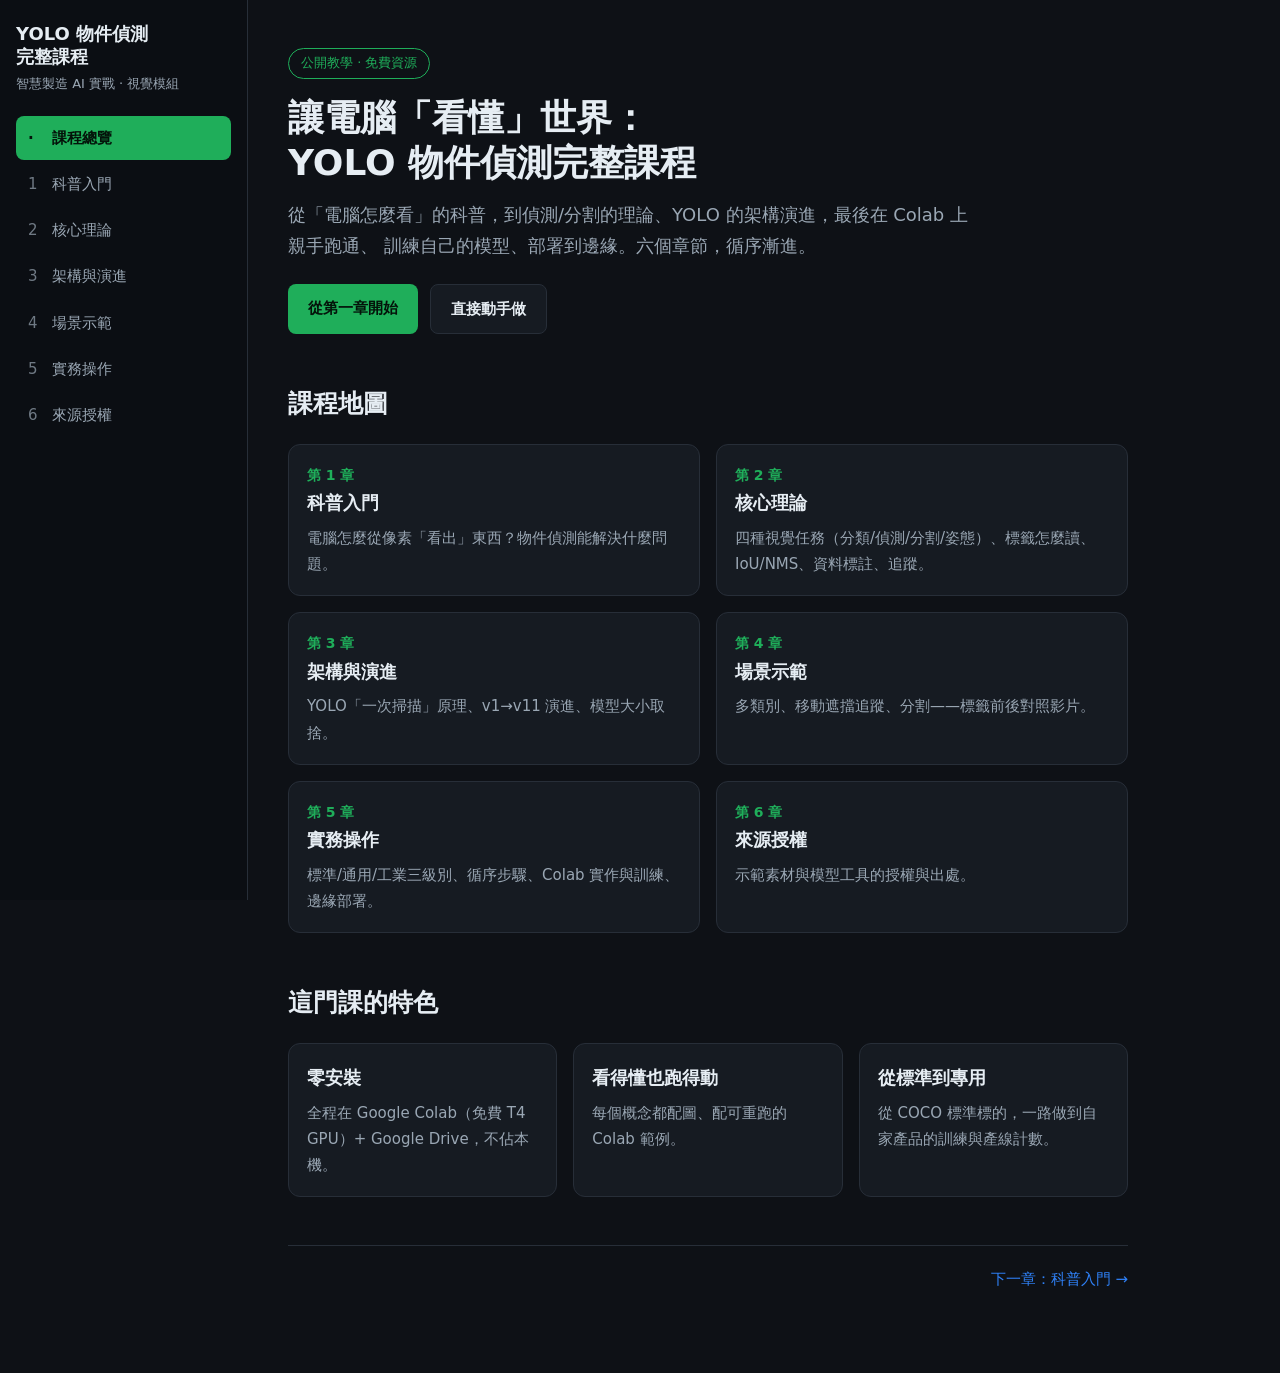
<file: docs/index.html>
<!doctype html>
<html lang="zh-Hant">
<head>
<meta charset="utf-8">
<meta name="viewport" content="width=device-width, initial-scale=1">
<title>YOLO 物件偵測完整課程</title>
<meta name="description" content="從科普、理論、架構演進到實務操作的 YOLO 物件偵測完整課程。用公開影片 + Colab，從零打通電腦視覺。">
<link rel="stylesheet" href="assets/style.css">
</head>
<body>
<aside class="sb">
  <div class="title">YOLO 物件偵測<br>完整課程</div>
  <div class="sub">智慧製造 AI 實戰 · 視覺模組</div>
  <nav>
    <a href="index.html" class="active"><span class="n">·</span> 課程總覽</a>
    <a href="01-intro.html"><span class="n">1</span> 科普入門</a>
    <a href="02-theory.html"><span class="n">2</span> 核心理論</a>
    <a href="03-architecture.html"><span class="n">3</span> 架構與演進</a>
    <a href="04-demos.html"><span class="n">4</span> 場景示範</a>
    <a href="05-handson.html"><span class="n">5</span> 實務操作</a>
    <a href="06-credits.html"><span class="n">6</span> 來源授權</a>
  </nav>
</aside>
<main>
  <span class="tag">公開教學 · 免費資源</span>
  <h1>讓電腦「看懂」世界：<br>YOLO 物件偵測完整課程</h1>
  <p class="lead">從「電腦怎麼看」的科普，到偵測/分割的理論、YOLO 的架構演進，最後在 Colab 上親手跑通、
  訓練自己的模型、部署到邊緣。六個章節，循序漸進。</p>
  <div class="btns">
    <a class="btn p" href="01-intro.html">從第一章開始</a>
    <a class="btn s" href="05-handson.html">直接動手做</a>
  </div>

  <h2>課程地圖</h2>
  <div class="grid g2">
    <a class="card link" href="01-intro.html"><div class="num">第 1 章</div><h3>科普入門</h3><p>電腦怎麼從像素「看出」東西？物件偵測能解決什麼問題。</p></a>
    <a class="card link" href="02-theory.html"><div class="num">第 2 章</div><h3>核心理論</h3><p>四種視覺任務（分類/偵測/分割/姿態）、標籤怎麼讀、IoU/NMS、資料標註、追蹤。</p></a>
    <a class="card link" href="03-architecture.html"><div class="num">第 3 章</div><h3>架構與演進</h3><p>YOLO「一次掃描」原理、v1→v11 演進、模型大小取捨。</p></a>
    <a class="card link" href="04-demos.html"><div class="num">第 4 章</div><h3>場景示範</h3><p>多類別、移動遮擋追蹤、分割——標籤前後對照影片。</p></a>
    <a class="card link" href="05-handson.html"><div class="num">第 5 章</div><h3>實務操作</h3><p>標準/通用/工業三級別、循序步驟、Colab 實作與訓練、邊緣部署。</p></a>
    <a class="card link" href="06-credits.html"><div class="num">第 6 章</div><h3>來源授權</h3><p>示範素材與模型工具的授權與出處。</p></a>
  </div>

  <h2>這門課的特色</h2>
  <div class="grid g3">
    <div class="card"><h3>零安裝</h3><p>全程在 Google Colab（免費 T4 GPU）+ Google Drive，不佔本機。</p></div>
    <div class="card"><h3>看得懂也跑得動</h3><p>每個概念都配圖、配可重跑的 Colab 範例。</p></div>
    <div class="card"><h3>從標準到專用</h3><p>從 COCO 標準標的，一路做到自家產品的訓練與產線計數。</p></div>
  </div>

  <div class="pager">
    <span></span>
    <a href="01-intro.html">下一章：科普入門 →</a>
  </div>
</main>
</body>
</html>
</file>
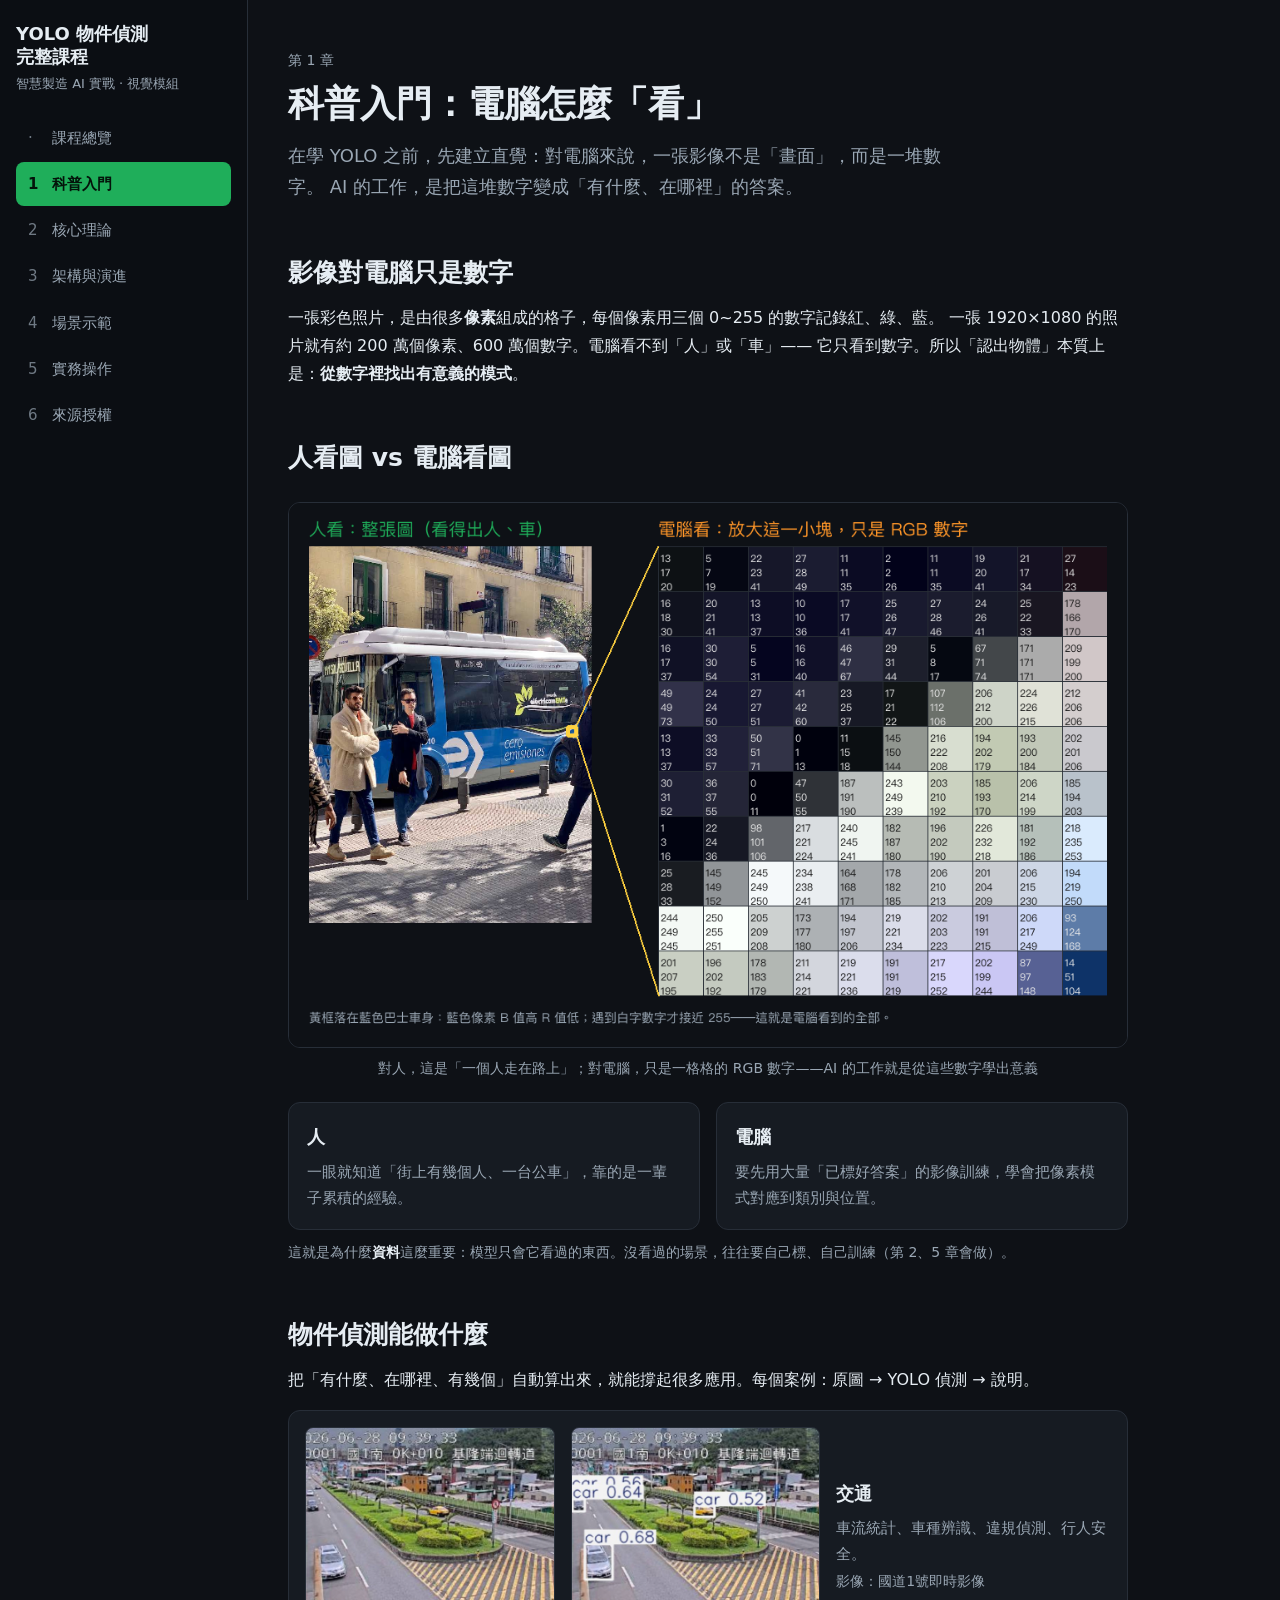
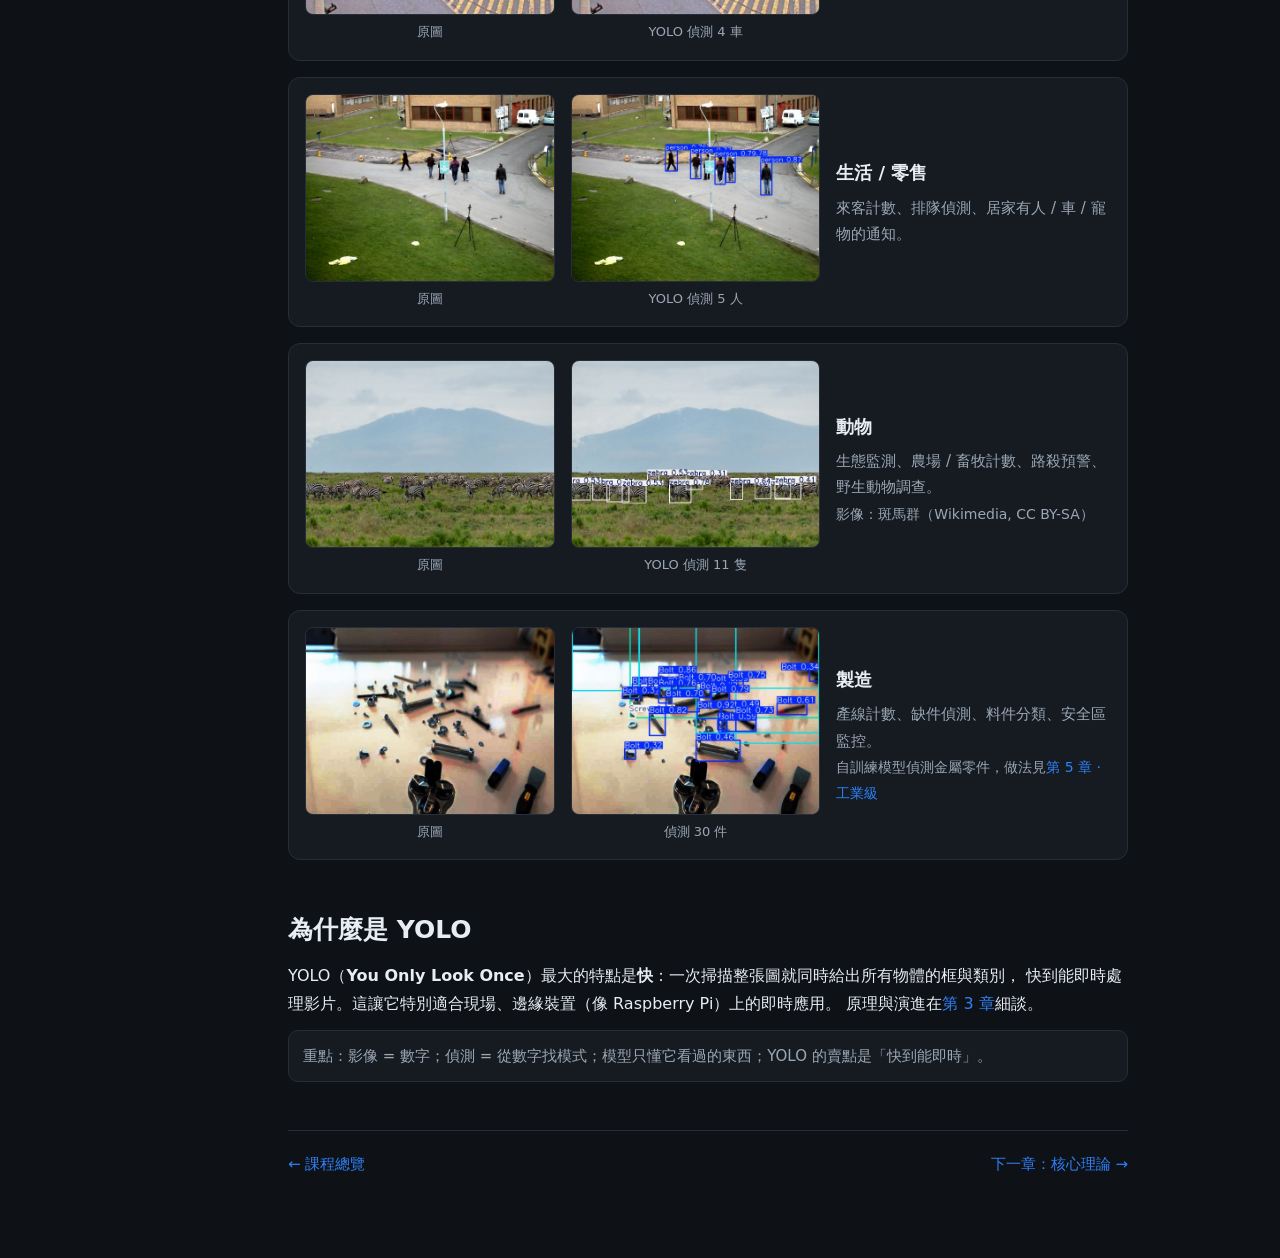
<file: docs/01-intro.html>
<!doctype html>
<html lang="zh-Hant">
<head>
<meta charset="utf-8">
<meta name="viewport" content="width=device-width, initial-scale=1">
<title>科普入門 — YOLO 物件偵測完整課程</title>
<link rel="stylesheet" href="assets/style.css">
</head>
<body>
<aside class="sb">
  <div class="title">YOLO 物件偵測<br>完整課程</div>
  <div class="sub">智慧製造 AI 實戰 · 視覺模組</div>
  <nav>
    <a href="index.html"><span class="n">·</span> 課程總覽</a>
    <a href="01-intro.html" class="active"><span class="n">1</span> 科普入門</a>
    <a href="02-theory.html"><span class="n">2</span> 核心理論</a>
    <a href="03-architecture.html"><span class="n">3</span> 架構與演進</a>
    <a href="04-demos.html"><span class="n">4</span> 場景示範</a>
    <a href="05-handson.html"><span class="n">5</span> 實務操作</a>
    <a href="06-credits.html"><span class="n">6</span> 來源授權</a>
  </nav>
</aside>
<main>
  <div class="crumb">第 1 章</div>
  <h1>科普入門：電腦怎麼「看」</h1>
  <p class="lead">在學 YOLO 之前，先建立直覺：對電腦來說，一張影像不是「畫面」，而是一堆數字。
  AI 的工作，是把這堆數字變成「有什麼、在哪裡」的答案。</p>

  <h2>影像對電腦只是數字</h2>
  <p>一張彩色照片，是由很多<b>像素</b>組成的格子，每個像素用三個 0~255 的數字記錄紅、綠、藍。
  一張 1920×1080 的照片就有約 200 萬個像素、600 萬個數字。電腦看不到「人」或「車」——
  它只看到數字。所以「認出物體」本質上是：<b>從數字裡找出有意義的模式</b>。</p>

  <h2>人看圖 vs 電腦看圖</h2>
  <figure>
    <img src="media/human_vs_computer.png" alt="人看整張圖 vs 電腦看像素 RGB 數字">
    <figcaption>對人，這是「一個人走在路上」；對電腦，只是一格格的 RGB 數字——AI 的工作就是從這些數字學出意義</figcaption>
  </figure>
  <div class="grid g2">
    <div class="card"><h3>人</h3><p>一眼就知道「街上有幾個人、一台公車」，靠的是一輩子累積的經驗。</p></div>
    <div class="card"><h3>電腦</h3><p>要先用大量「已標好答案」的影像訓練，學會把像素模式對應到類別與位置。</p></div>
  </div>
  <p class="mut small">這就是為什麼<b>資料</b>這麼重要：模型只會它看過的東西。沒看過的場景，往往要自己標、自己訓練（第 2、5 章會做）。</p>

  <h2>物件偵測能做什麼</h2>
  <p>把「有什麼、在哪裡、有幾個」自動算出來，就能撐起很多應用。每個案例：原圖 → YOLO 偵測 → 說明。</p>

  <div class="case">
    <figure><img src="media/app_traffic_before.jpg" alt="交通原圖"><figcaption>原圖</figcaption></figure>
    <figure><img src="media/app_traffic_after.jpg" alt="交通偵測"><figcaption>YOLO 偵測 4 車</figcaption></figure>
    <div class="desc"><h3>交通</h3><p>車流統計、車種辨識、違規偵測、行人安全。<br><span class="small">影像：國道1號即時影像</span></p></div>
  </div>

  <div class="case">
    <figure><img src="media/app_life_before.jpg" alt="生活原圖"><figcaption>原圖</figcaption></figure>
    <figure><img src="media/app_life_after.jpg" alt="生活偵測"><figcaption>YOLO 偵測 5 人</figcaption></figure>
    <div class="desc"><h3>生活 / 零售</h3><p>來客計數、排隊偵測、居家有人 / 車 / 寵物的通知。</p></div>
  </div>

  <div class="case">
    <figure><img src="media/app_animal_before.jpg" alt="動物原圖"><figcaption>原圖</figcaption></figure>
    <figure><img src="media/app_animal_after.jpg" alt="動物偵測"><figcaption>YOLO 偵測 11 隻</figcaption></figure>
    <div class="desc"><h3>動物</h3><p>生態監測、農場 / 畜牧計數、路殺預警、野生動物調查。<br><span class="small">影像：斑馬群（Wikimedia, CC BY-SA）</span></p></div>
  </div>

  <div class="case">
    <figure><img src="media/app_factory_before.jpg" alt="製造原圖"><figcaption>原圖</figcaption></figure>
    <figure><img src="media/app_factory_after.jpg" alt="製造偵測"><figcaption>偵測 30 件</figcaption></figure>
    <div class="desc"><h3>製造</h3><p>產線計數、缺件偵測、料件分類、安全區監控。<br><span class="small">自訓練模型偵測金屬零件，做法見<a href="05-handson.html">第 5 章 · 工業級</a></span></p></div>
  </div>

  <h2>為什麼是 YOLO</h2>
  <p>YOLO（<b>You Only Look Once</b>）最大的特點是<b>快</b>：一次掃描整張圖就同時給出所有物體的框與類別，
  快到能即時處理影片。這讓它特別適合現場、邊緣裝置（像 Raspberry Pi）上的即時應用。
  原理與演進在<a href="03-architecture.html">第 3 章</a>細談。</p>

  <div class="note">重點：影像 = 數字；偵測 = 從數字找模式；模型只懂它看過的東西；YOLO 的賣點是「快到能即時」。</div>

  <div class="pager">
    <a href="index.html">← 課程總覽</a>
    <a href="02-theory.html">下一章：核心理論 →</a>
  </div>
</main>
</body>
</html>
</file>
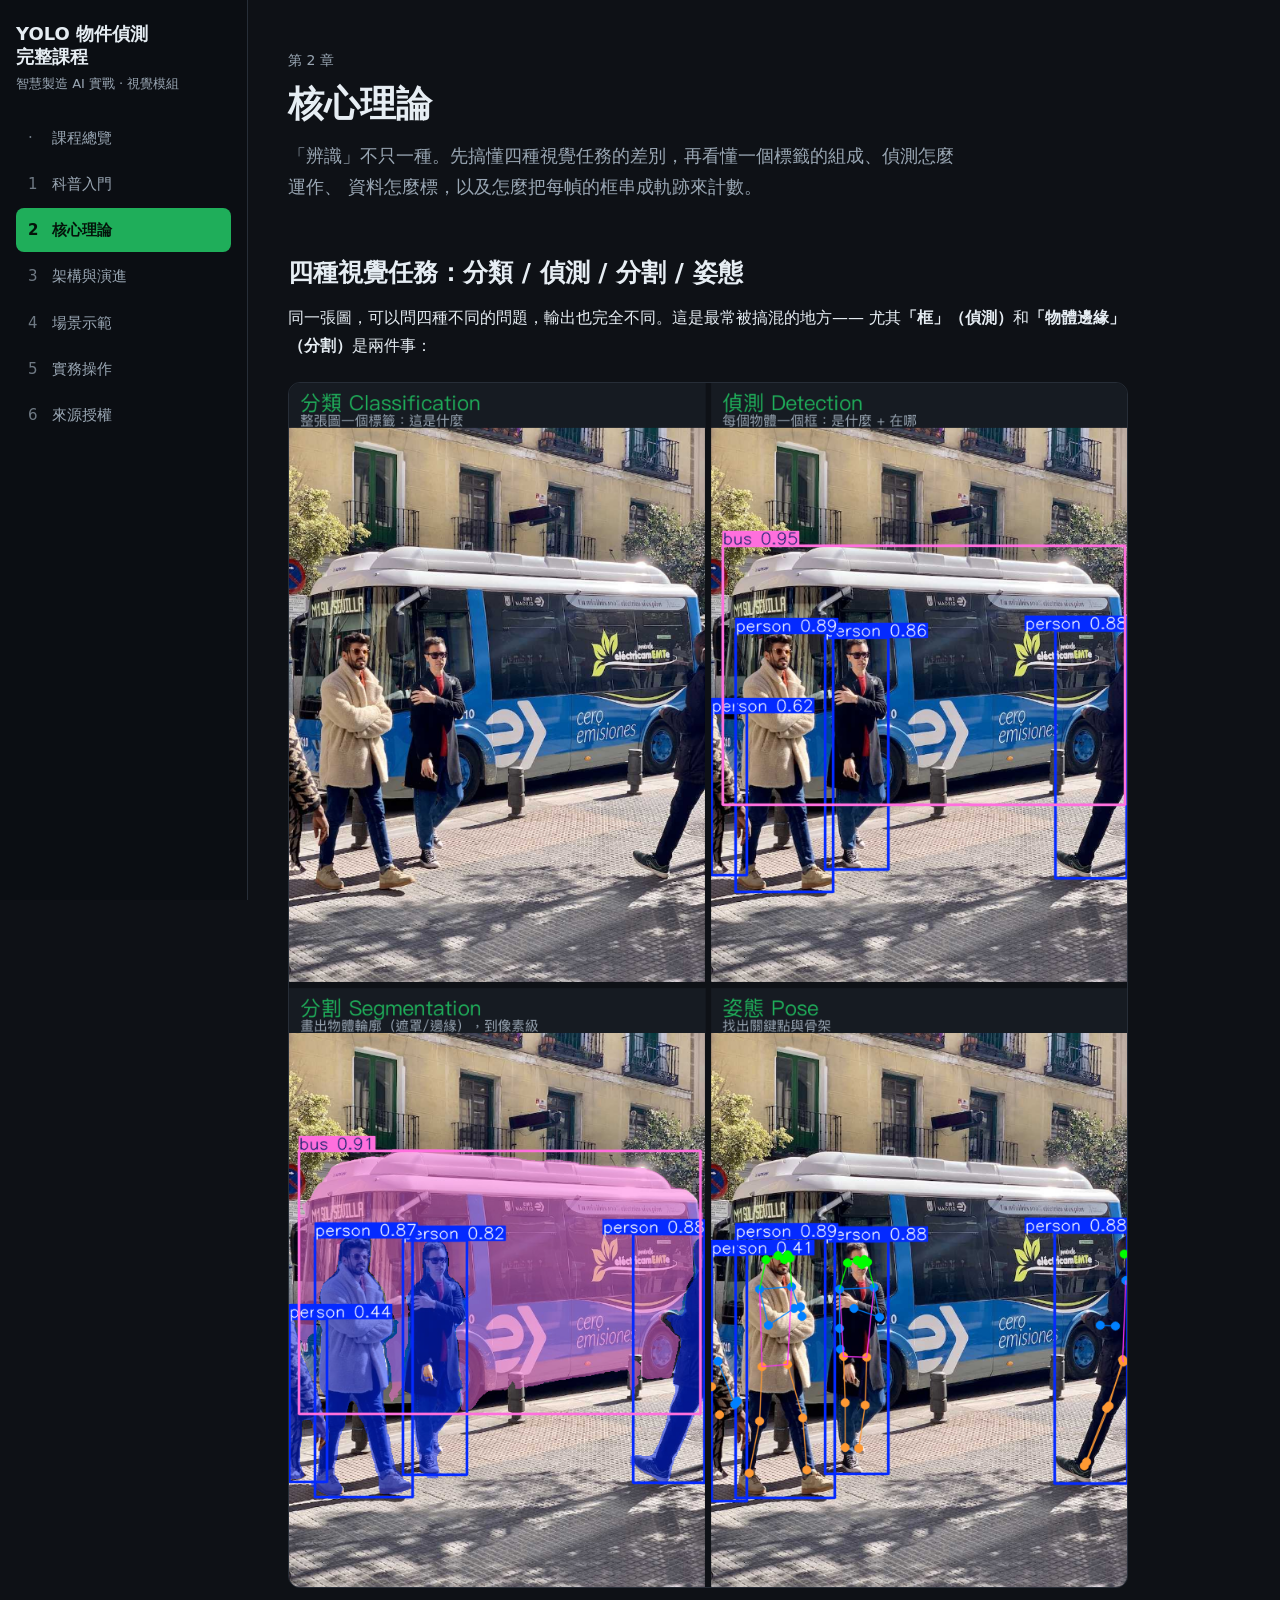
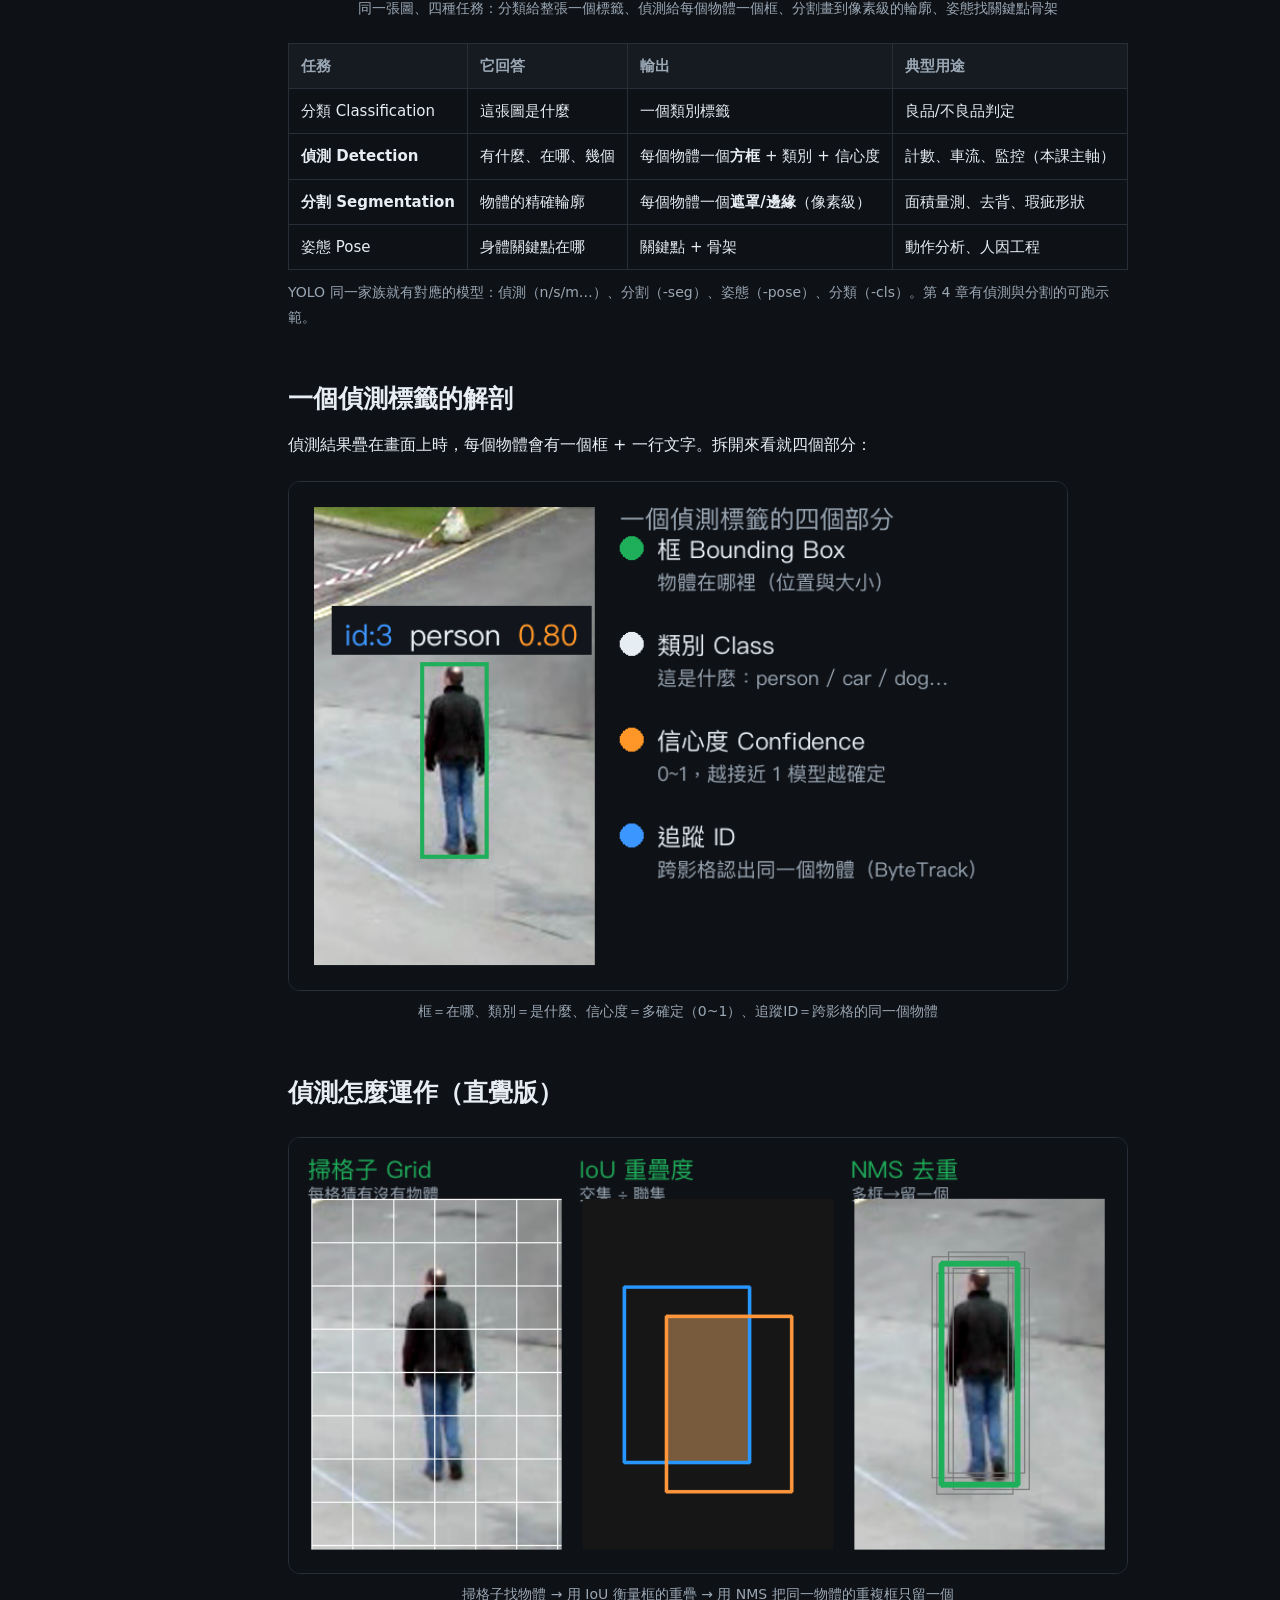
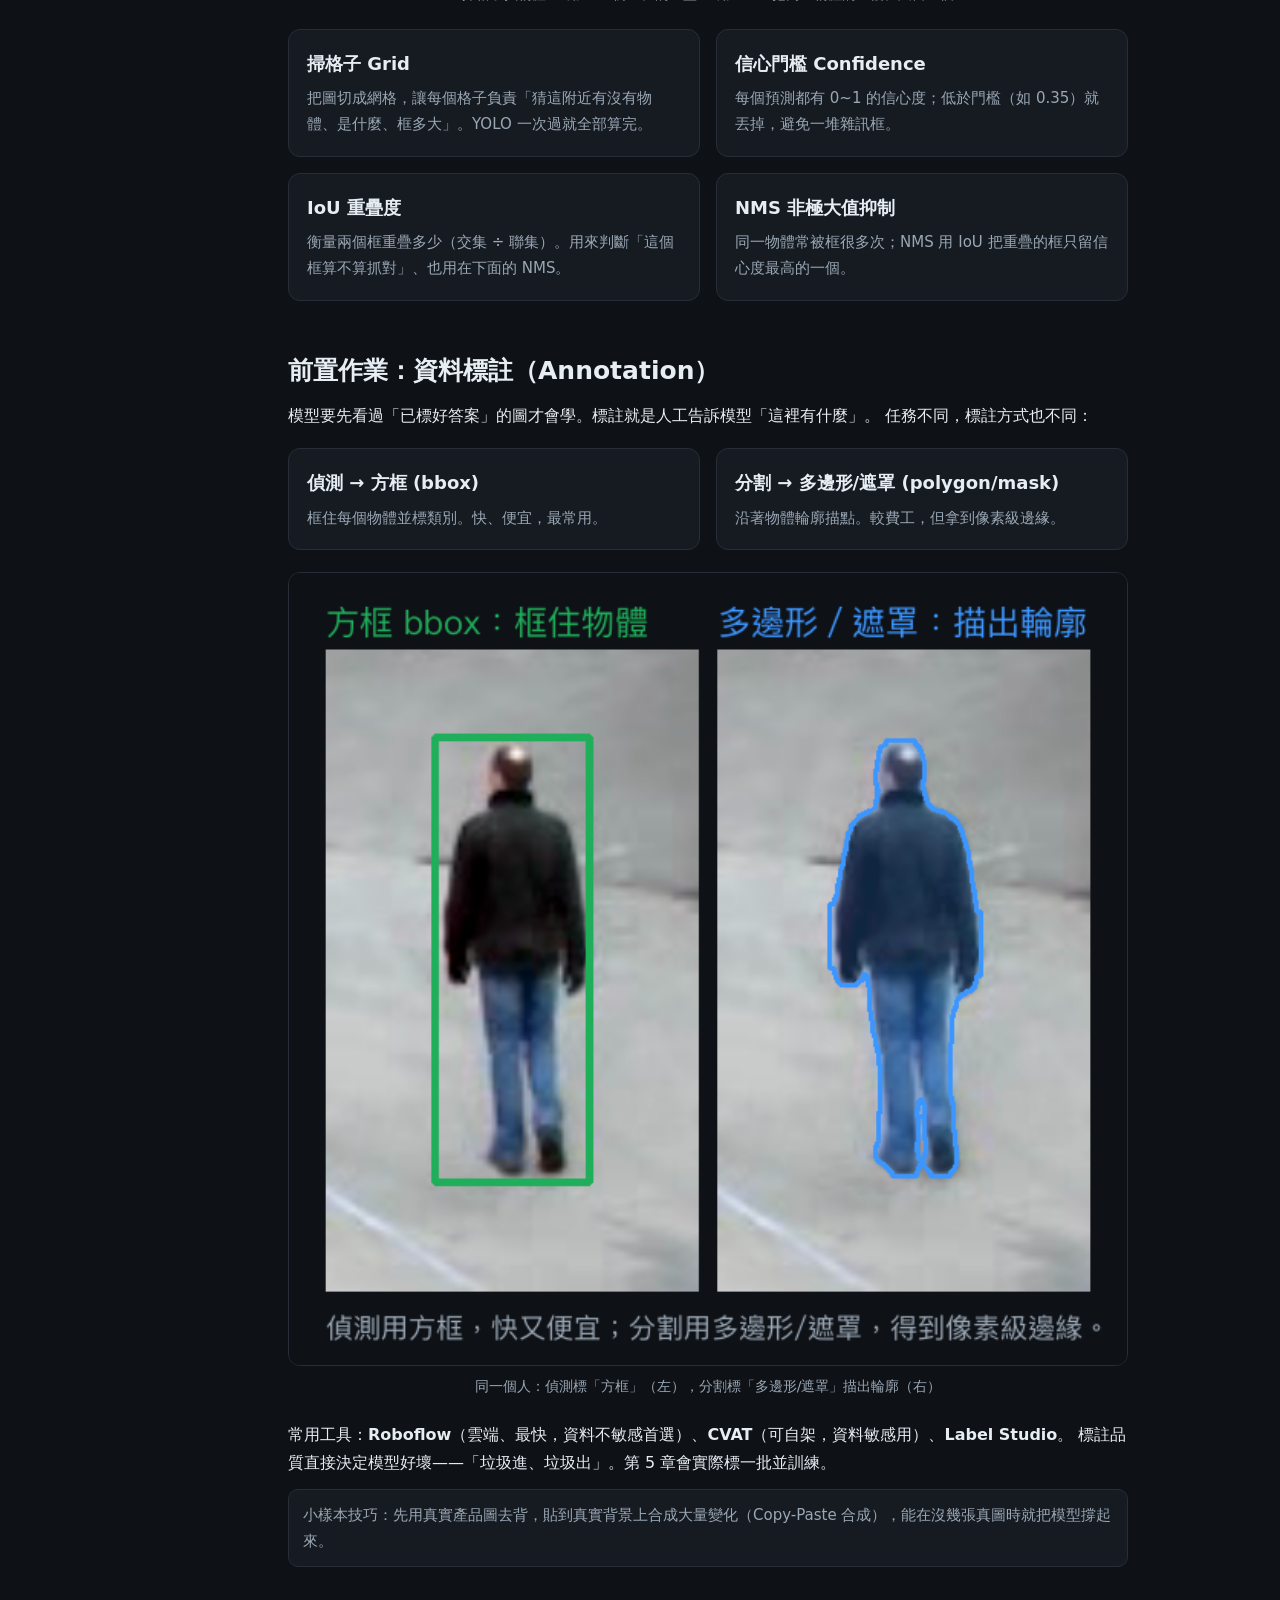
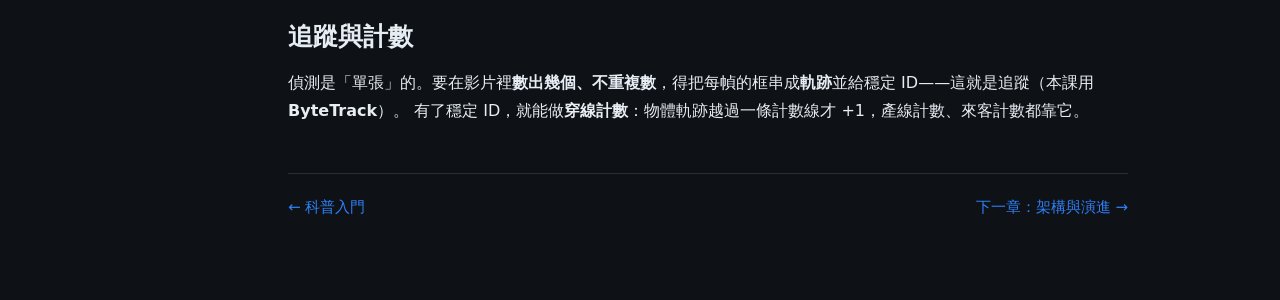
<file: docs/02-theory.html>
<!doctype html>
<html lang="zh-Hant">
<head>
<meta charset="utf-8">
<meta name="viewport" content="width=device-width, initial-scale=1">
<title>核心理論 — YOLO 物件偵測完整課程</title>
<link rel="stylesheet" href="assets/style.css">
</head>
<body>
<aside class="sb">
  <div class="title">YOLO 物件偵測<br>完整課程</div>
  <div class="sub">智慧製造 AI 實戰 · 視覺模組</div>
  <nav>
    <a href="index.html"><span class="n">·</span> 課程總覽</a>
    <a href="01-intro.html"><span class="n">1</span> 科普入門</a>
    <a href="02-theory.html" class="active"><span class="n">2</span> 核心理論</a>
    <a href="03-architecture.html"><span class="n">3</span> 架構與演進</a>
    <a href="04-demos.html"><span class="n">4</span> 場景示範</a>
    <a href="05-handson.html"><span class="n">5</span> 實務操作</a>
    <a href="06-credits.html"><span class="n">6</span> 來源授權</a>
  </nav>
</aside>
<main>
  <div class="crumb">第 2 章</div>
  <h1>核心理論</h1>
  <p class="lead">「辨識」不只一種。先搞懂四種視覺任務的差別，再看懂一個標籤的組成、偵測怎麼運作、
  資料怎麼標，以及怎麼把每幀的框串成軌跡來計數。</p>

  <h2>四種視覺任務：分類 / 偵測 / 分割 / 姿態</h2>
  <p>同一張圖，可以問四種不同的問題，輸出也完全不同。這是最常被搞混的地方——
  尤其<b>「框」（偵測）</b>和<b>「物體邊緣」（分割）</b>是兩件事：</p>
  <figure>
    <img src="media/task_compare.png" alt="分類 / 偵測 / 分割 / 姿態 四種任務對照">
    <figcaption>同一張圖、四種任務：分類給整張一個標籤、偵測給每個物體一個框、分割畫到像素級的輪廓、姿態找關鍵點骨架</figcaption>
  </figure>
  <table>
    <tr><th>任務</th><th>它回答</th><th>輸出</th><th>典型用途</th></tr>
    <tr><td>分類 Classification</td><td>這張圖是什麼</td><td>一個類別標籤</td><td>良品/不良品判定</td></tr>
    <tr><td><b>偵測 Detection</b></td><td>有什麼、在哪、幾個</td><td>每個物體一個<b>方框</b> + 類別 + 信心度</td><td>計數、車流、監控（本課主軸）</td></tr>
    <tr><td><b>分割 Segmentation</b></td><td>物體的精確輪廓</td><td>每個物體一個<b>遮罩/邊緣</b>（像素級）</td><td>面積量測、去背、瑕疵形狀</td></tr>
    <tr><td>姿態 Pose</td><td>身體關鍵點在哪</td><td>關鍵點 + 骨架</td><td>動作分析、人因工程</td></tr>
  </table>
  <p class="mut small">YOLO 同一家族就有對應的模型：偵測（n/s/m…）、分割（-seg）、姿態（-pose）、分類（-cls）。第 4 章有偵測與分割的可跑示範。</p>

  <h2>一個偵測標籤的解剖</h2>
  <p>偵測結果疊在畫面上時，每個物體會有一個框 + 一行文字。拆開來看就四個部分：</p>
  <figure style="max-width:780px">
    <img src="media/label_anatomy.png" alt="標籤解剖：框 / 類別 / 信心度 / 追蹤ID">
    <figcaption>框＝在哪、類別＝是什麼、信心度＝多確定（0~1）、追蹤ID＝跨影格的同一個物體</figcaption>
  </figure>

  <h2>偵測怎麼運作（直覺版）</h2>
  <figure>
    <img src="media/detect_run.png" alt="掃格子 Grid / IoU 重疊度 / NMS 去重">
    <figcaption>掃格子找物體 → 用 IoU 衡量框的重疊 → 用 NMS 把同一物體的重複框只留一個</figcaption>
  </figure>
  <div class="grid g2">
    <div class="card"><h3>掃格子 Grid</h3><p>把圖切成網格，讓每個格子負責「猜這附近有沒有物體、是什麼、框多大」。YOLO 一次過就全部算完。</p></div>
    <div class="card"><h3>信心門檻 Confidence</h3><p>每個預測都有 0~1 的信心度；低於門檻（如 0.35）就丟掉，避免一堆雜訊框。</p></div>
    <div class="card"><h3>IoU 重疊度</h3><p>衡量兩個框重疊多少（交集 ÷ 聯集）。用來判斷「這個框算不算抓對」、也用在下面的 NMS。</p></div>
    <div class="card"><h3>NMS 非極大值抑制</h3><p>同一物體常被框很多次；NMS 用 IoU 把重疊的框只留信心度最高的一個。</p></div>
  </div>

  <h2>前置作業：資料標註（Annotation）</h2>
  <p>模型要先看過「已標好答案」的圖才會學。標註就是人工告訴模型「這裡有什麼」。
  任務不同，標註方式也不同：</p>
  <div class="grid g2">
    <div class="card"><h3>偵測 → 方框 (bbox)</h3><p>框住每個物體並標類別。快、便宜，最常用。</p></div>
    <div class="card"><h3>分割 → 多邊形/遮罩 (polygon/mask)</h3><p>沿著物體輪廓描點。較費工，但拿到像素級邊緣。</p></div>
  </div>
  <figure>
    <img src="media/annotation.png" alt="標註：方框 bbox vs 多邊形/遮罩">
    <figcaption>同一個人：偵測標「方框」（左），分割標「多邊形/遮罩」描出輪廓（右）</figcaption>
  </figure>
  <p>常用工具：<b>Roboflow</b>（雲端、最快，資料不敏感首選）、<b>CVAT</b>（可自架，資料敏感用）、<b>Label Studio</b>。
  標註品質直接決定模型好壞——「垃圾進、垃圾出」。第 5 章會實際標一批並訓練。</p>
  <div class="note">小樣本技巧：先用真實產品圖去背，貼到真實背景上合成大量變化（Copy-Paste 合成），能在沒幾張真圖時就把模型撐起來。</div>

  <h2>追蹤與計數</h2>
  <p>偵測是「單張」的。要在影片裡<b>數出幾個、不重複數</b>，得把每幀的框串成<b>軌跡</b>並給穩定 ID——這就是追蹤（本課用 <b>ByteTrack</b>）。
  有了穩定 ID，就能做<b>穿線計數</b>：物體軌跡越過一條計數線才 +1，產線計數、來客計數都靠它。</p>

  <div class="pager">
    <a href="01-intro.html">← 科普入門</a>
    <a href="03-architecture.html">下一章：架構與演進 →</a>
  </div>
</main>
</body>
</html>
</file>
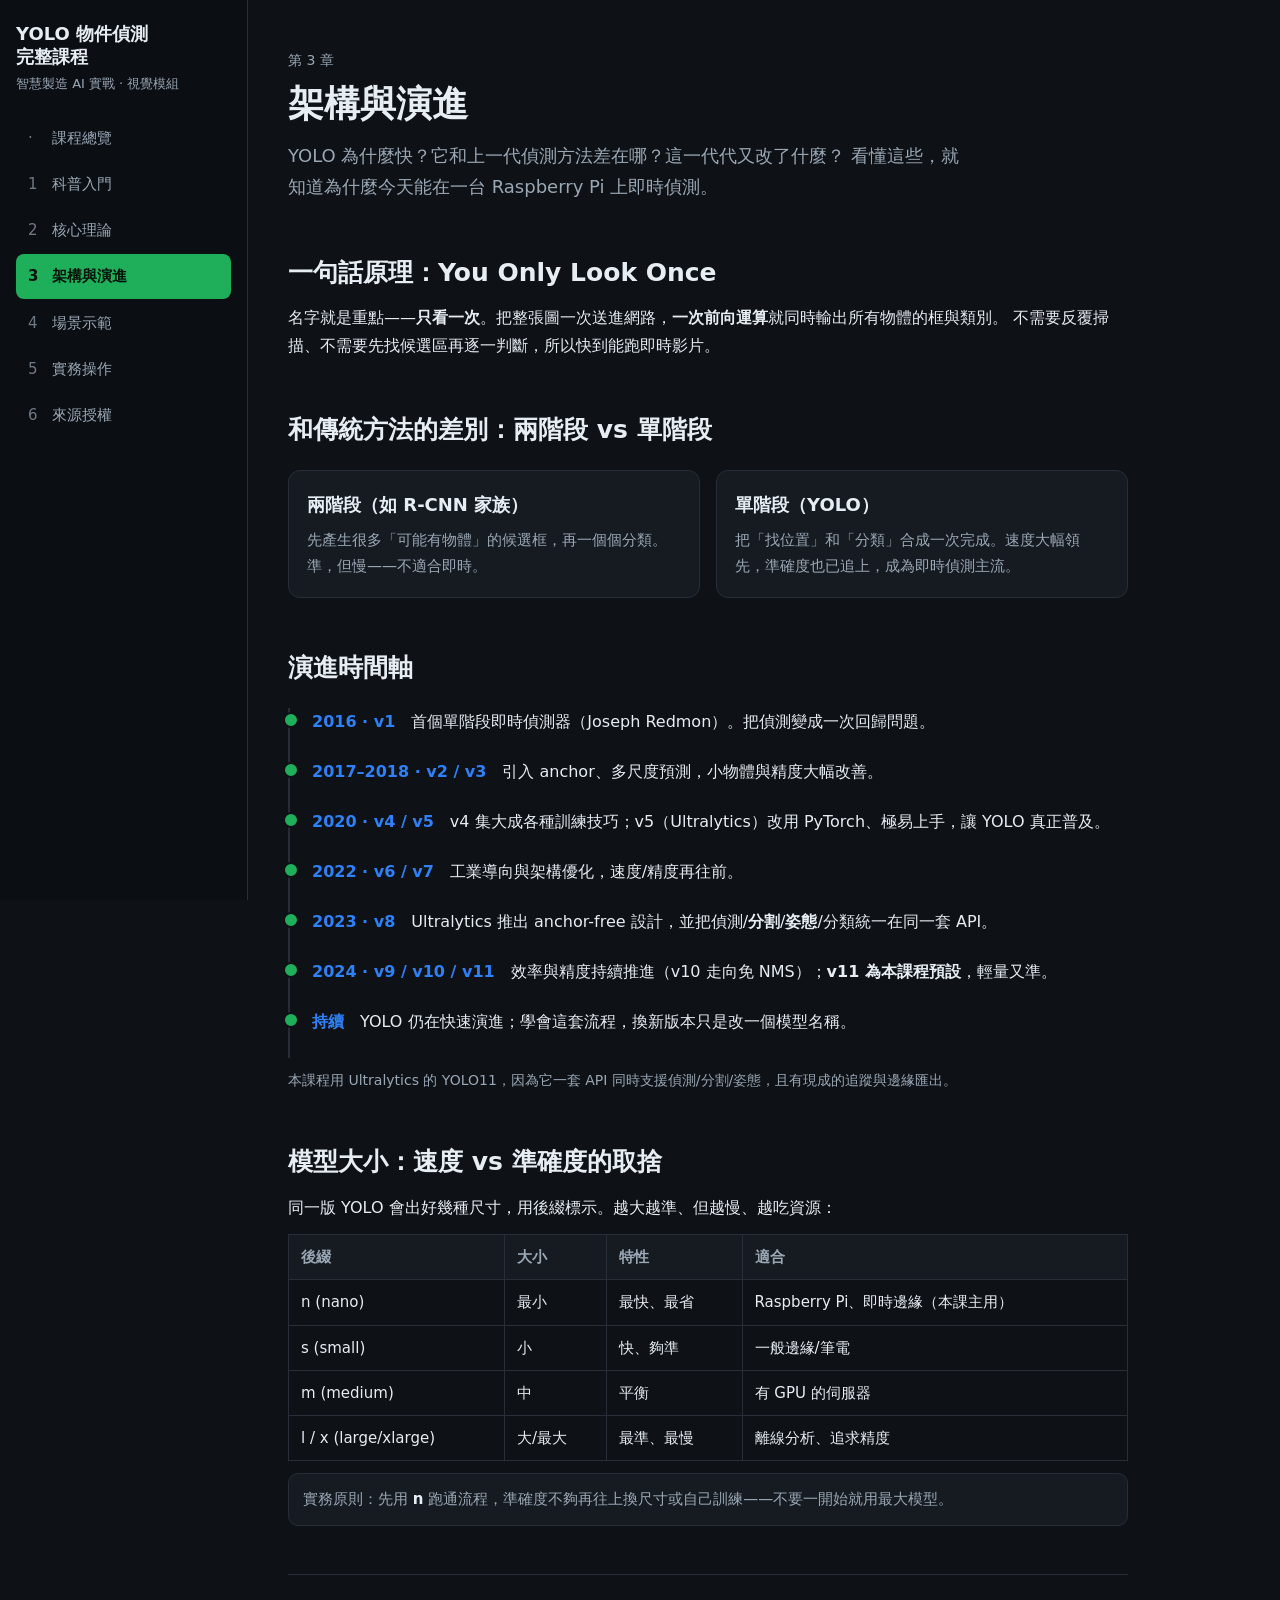
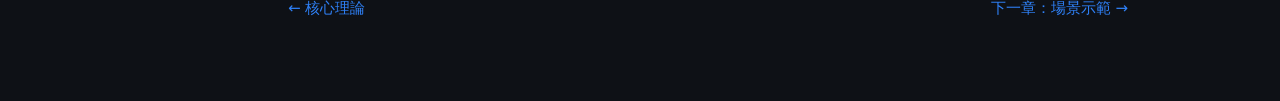
<file: docs/03-architecture.html>
<!doctype html>
<html lang="zh-Hant">
<head>
<meta charset="utf-8">
<meta name="viewport" content="width=device-width, initial-scale=1">
<title>架構與演進 — YOLO 物件偵測完整課程</title>
<link rel="stylesheet" href="assets/style.css">
</head>
<body>
<aside class="sb">
  <div class="title">YOLO 物件偵測<br>完整課程</div>
  <div class="sub">智慧製造 AI 實戰 · 視覺模組</div>
  <nav>
    <a href="index.html"><span class="n">·</span> 課程總覽</a>
    <a href="01-intro.html"><span class="n">1</span> 科普入門</a>
    <a href="02-theory.html"><span class="n">2</span> 核心理論</a>
    <a href="03-architecture.html" class="active"><span class="n">3</span> 架構與演進</a>
    <a href="04-demos.html"><span class="n">4</span> 場景示範</a>
    <a href="05-handson.html"><span class="n">5</span> 實務操作</a>
    <a href="06-credits.html"><span class="n">6</span> 來源授權</a>
  </nav>
</aside>
<main>
  <div class="crumb">第 3 章</div>
  <h1>架構與演進</h1>
  <p class="lead">YOLO 為什麼快？它和上一代偵測方法差在哪？這一代代又改了什麼？
  看懂這些，就知道為什麼今天能在一台 Raspberry Pi 上即時偵測。</p>

  <h2>一句話原理：You Only Look Once</h2>
  <p>名字就是重點——<b>只看一次</b>。把整張圖一次送進網路，<b>一次前向運算</b>就同時輸出所有物體的框與類別。
  不需要反覆掃描、不需要先找候選區再逐一判斷，所以快到能跑即時影片。</p>

  <h2>和傳統方法的差別：兩階段 vs 單階段</h2>
  <div class="grid g2">
    <div class="card"><h3>兩階段（如 R-CNN 家族）</h3><p>先產生很多「可能有物體」的候選框，再一個個分類。準，但慢——不適合即時。</p></div>
    <div class="card"><h3>單階段（YOLO）</h3><p>把「找位置」和「分類」合成一次完成。速度大幅領先，準確度也已追上，成為即時偵測主流。</p></div>
  </div>

  <h2>演進時間軸</h2>
  <div class="timeline">
    <div class="ev"><span class="yr">2016 · v1</span>　首個單階段即時偵測器（Joseph Redmon）。把偵測變成一次回歸問題。</div>
    <div class="ev"><span class="yr">2017–2018 · v2 / v3</span>　引入 anchor、多尺度預測，小物體與精度大幅改善。</div>
    <div class="ev"><span class="yr">2020 · v4 / v5</span>　v4 集大成各種訓練技巧；v5（Ultralytics）改用 PyTorch、極易上手，讓 YOLO 真正普及。</div>
    <div class="ev"><span class="yr">2022 · v6 / v7</span>　工業導向與架構優化，速度/精度再往前。</div>
    <div class="ev"><span class="yr">2023 · v8</span>　Ultralytics 推出 anchor-free 設計，並把偵測/<b>分割</b>/<b>姿態</b>/分類統一在同一套 API。</div>
    <div class="ev"><span class="yr">2024 · v9 / v10 / v11</span>　效率與精度持續推進（v10 走向免 NMS）；<b>v11 為本課程預設</b>，輕量又準。</div>
    <div class="ev"><span class="yr">持續</span>　YOLO 仍在快速演進；學會這套流程，換新版本只是改一個模型名稱。</div>
  </div>
  <p class="mut small">本課程用 Ultralytics 的 YOLO11，因為它一套 API 同時支援偵測/分割/姿態，且有現成的追蹤與邊緣匯出。</p>

  <h2>模型大小：速度 vs 準確度的取捨</h2>
  <p>同一版 YOLO 會出好幾種尺寸，用後綴標示。越大越準、但越慢、越吃資源：</p>
  <table>
    <tr><th>後綴</th><th>大小</th><th>特性</th><th>適合</th></tr>
    <tr><td>n (nano)</td><td>最小</td><td>最快、最省</td><td>Raspberry Pi、即時邊緣（本課主用）</td></tr>
    <tr><td>s (small)</td><td>小</td><td>快、夠準</td><td>一般邊緣/筆電</td></tr>
    <tr><td>m (medium)</td><td>中</td><td>平衡</td><td>有 GPU 的伺服器</td></tr>
    <tr><td>l / x (large/xlarge)</td><td>大/最大</td><td>最準、最慢</td><td>離線分析、追求精度</td></tr>
  </table>
  <div class="note">實務原則：先用 <b>n</b> 跑通流程，準確度不夠再往上換尺寸或自己訓練——不要一開始就用最大模型。</div>

  <div class="pager">
    <a href="02-theory.html">← 核心理論</a>
    <a href="04-demos.html">下一章：場景示範 →</a>
  </div>
</main>
</body>
</html>
</file>
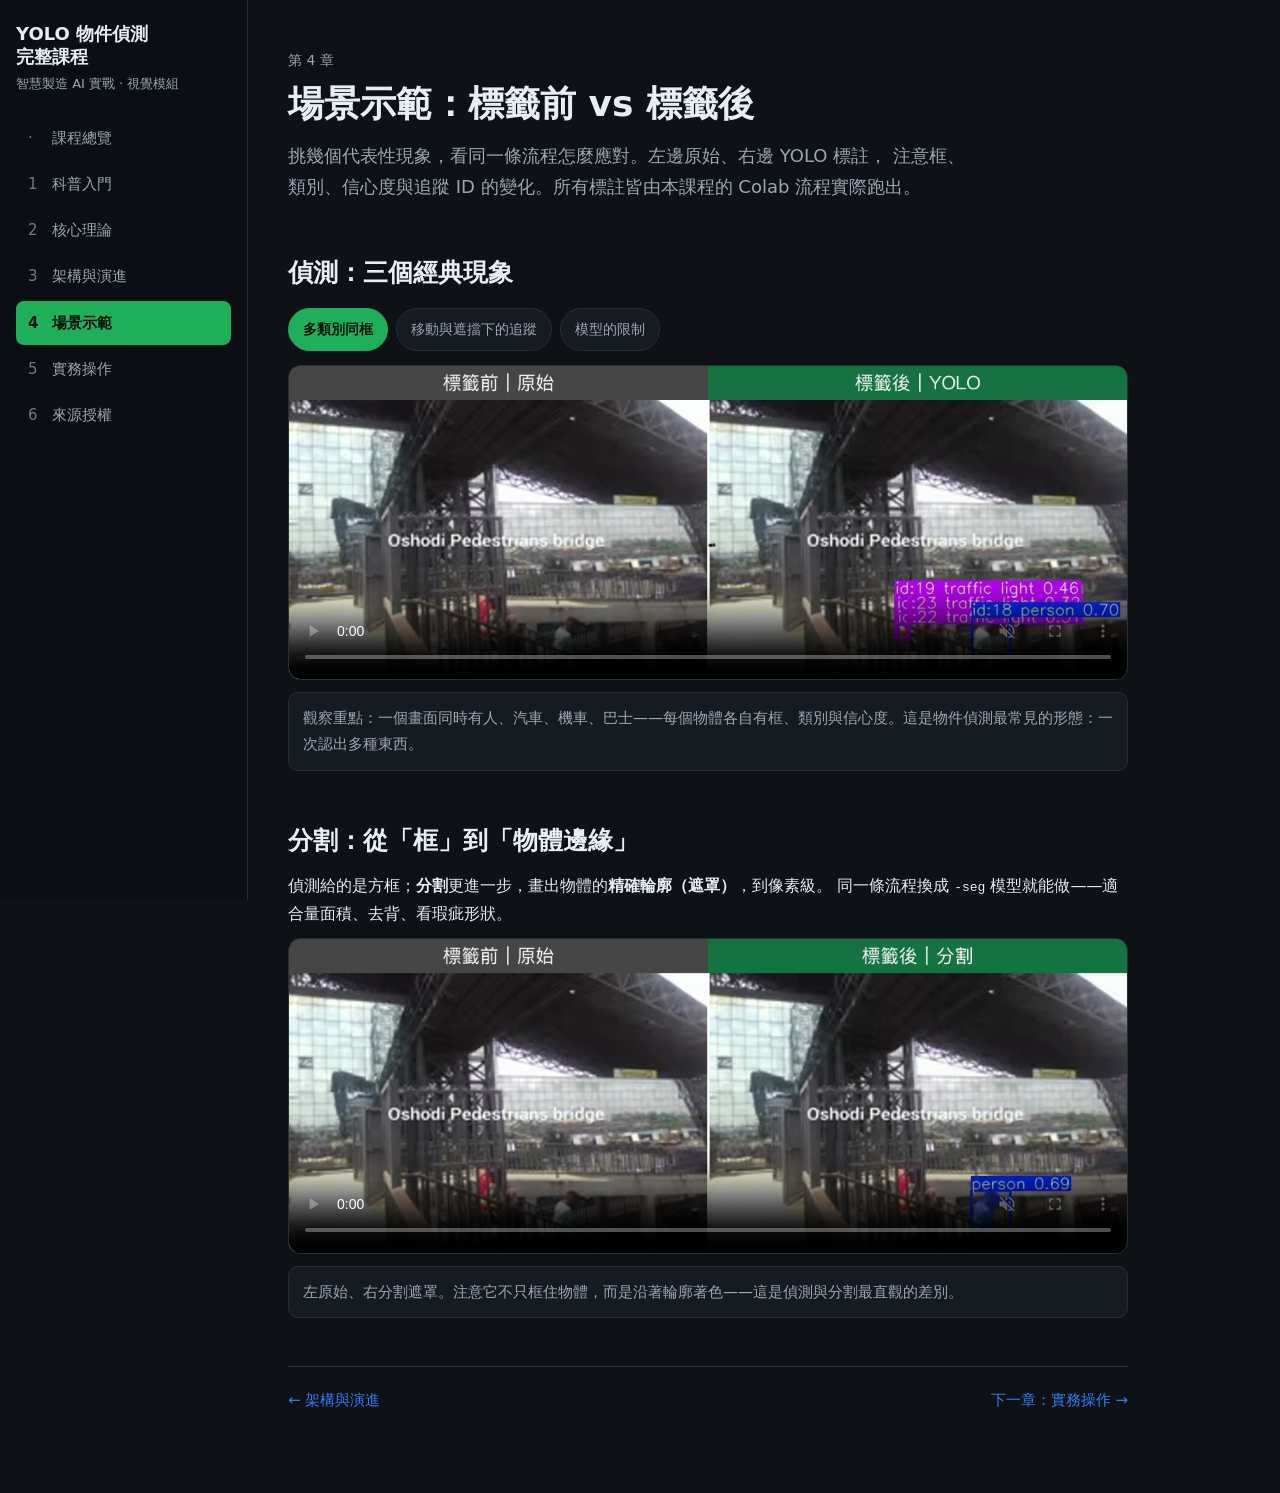
<file: docs/04-demos.html>
<!doctype html>
<html lang="zh-Hant">
<head>
<meta charset="utf-8">
<meta name="viewport" content="width=device-width, initial-scale=1">
<title>場景示範 — YOLO 物件偵測完整課程</title>
<link rel="stylesheet" href="assets/style.css">
</head>
<body>
<aside class="sb">
  <div class="title">YOLO 物件偵測<br>完整課程</div>
  <div class="sub">智慧製造 AI 實戰 · 視覺模組</div>
  <nav>
    <a href="index.html"><span class="n">·</span> 課程總覽</a>
    <a href="01-intro.html"><span class="n">1</span> 科普入門</a>
    <a href="02-theory.html"><span class="n">2</span> 核心理論</a>
    <a href="03-architecture.html"><span class="n">3</span> 架構與演進</a>
    <a href="04-demos.html" class="active"><span class="n">4</span> 場景示範</a>
    <a href="05-handson.html"><span class="n">5</span> 實務操作</a>
    <a href="06-credits.html"><span class="n">6</span> 來源授權</a>
  </nav>
</aside>
<main>
  <div class="crumb">第 4 章</div>
  <h1>場景示範：標籤前 vs 標籤後</h1>
  <p class="lead">挑幾個代表性現象，看同一條流程怎麼應對。左邊原始、右邊 YOLO 標註，
  注意框、類別、信心度與追蹤 ID 的變化。所有標註皆由本課程的 Colab 流程實際跑出。</p>

  <h2>偵測：三個經典現象</h2>
  <div class="tabs" id="tabs"></div>
  <video id="player" controls autoplay loop muted playsinline></video>
  <div class="note" id="note"></div>

  <h2>分割：從「框」到「物體邊緣」</h2>
  <p>偵測給的是方框；<b>分割</b>更進一步，畫出物體的<b>精確輪廓（遮罩）</b>，到像素級。
  同一條流程換成 <code>-seg</code> 模型就能做——適合量面積、去背、看瑕疵形狀。</p>
  <video id="segplayer" controls autoplay loop muted playsinline poster="media/seg_street.jpg">
    <source src="media/seg_street.mp4" type="video/mp4">
  </video>
  <div class="note">左原始、右分割遮罩。注意它不只框住物體，而是沿著輪廓著色——這是偵測與分割最直觀的差別。</div>

  <div class="pager">
    <a href="03-architecture.html">← 架構與演進</a>
    <a href="05-handson.html">下一章：實務操作 →</a>
  </div>
</main>
<script>
  const SCENES=[
    {name:'street_lagos',title:'多類別同框',note:'一個畫面同時有人、汽車、機車、巴士——每個物體各自有框、類別與信心度。這是物件偵測最常見的形態：一次認出多種東西。'},
    {name:'pedestrians',title:'移動與遮擋下的追蹤',note:'人邊走邊互相交疊、被燈柱擋住。注意 ByteTrack 的 id 能不能跨影格維持同一號——遮擋正是追蹤最難的考驗，計數準不準就看這裡。'},
    {name:'leeds_1888',title:'模型的限制',note:'1888 年的黑白影片。模型仍抓到部分人與馬車，但也會誤判、漏抓——因為它沒看過這種畫面。這說明：換到你自己的場景，往往得自己標註、訓練。'},
  ];
  const tabs=document.getElementById('tabs'),player=document.getElementById('player'),note=document.getElementById('note');
  function show(i){
    [...tabs.children].forEach((t,j)=>t.classList.toggle('active',j===i));
    player.src='media/'+SCENES[i].name+'.mp4'; player.poster='media/'+SCENES[i].name+'.jpg';
    player.play().catch(()=>{}); note.textContent='觀察重點：'+SCENES[i].note;
  }
  SCENES.forEach((s,i)=>{const b=document.createElement('div');b.className='tab';b.textContent=s.title;b.onclick=()=>show(i);tabs.appendChild(b);});
  show(0);
</script>
</body>
</html>
</file>
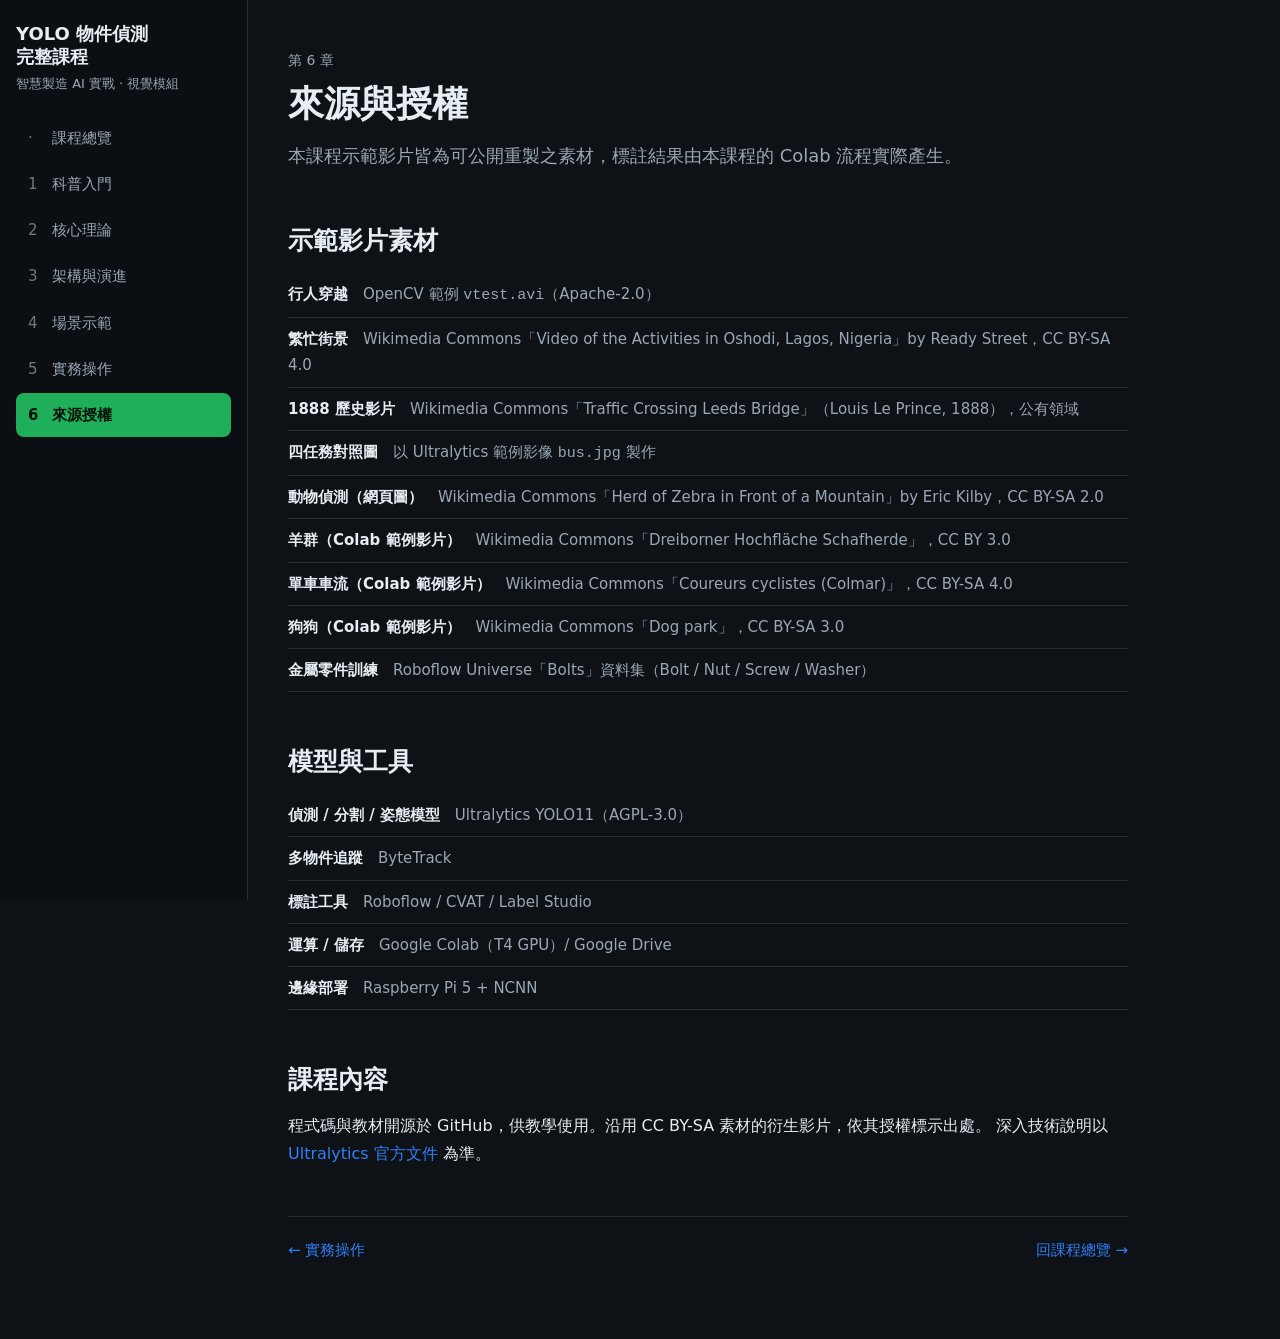
<file: docs/06-credits.html>
<!doctype html>
<html lang="zh-Hant">
<head>
<meta charset="utf-8">
<meta name="viewport" content="width=device-width, initial-scale=1">
<title>來源與授權 — YOLO 物件偵測完整課程</title>
<link rel="stylesheet" href="assets/style.css">
</head>
<body>
<aside class="sb">
  <div class="title">YOLO 物件偵測<br>完整課程</div>
  <div class="sub">智慧製造 AI 實戰 · 視覺模組</div>
  <nav>
    <a href="index.html"><span class="n">·</span> 課程總覽</a>
    <a href="01-intro.html"><span class="n">1</span> 科普入門</a>
    <a href="02-theory.html"><span class="n">2</span> 核心理論</a>
    <a href="03-architecture.html"><span class="n">3</span> 架構與演進</a>
    <a href="04-demos.html"><span class="n">4</span> 場景示範</a>
    <a href="05-handson.html"><span class="n">5</span> 實務操作</a>
    <a href="06-credits.html" class="active"><span class="n">6</span> 來源授權</a>
  </nav>
</aside>
<main>
  <div class="crumb">第 6 章</div>
  <h1>來源與授權</h1>
  <p class="lead">本課程示範影片皆為可公開重製之素材，標註結果由本課程的 Colab 流程實際產生。</p>

  <h2>示範影片素材</h2>
  <ul class="credits">
    <li><b>行人穿越</b>　OpenCV 範例 <code>vtest.avi</code>（Apache-2.0）</li>
    <li><b>繁忙街景</b>　Wikimedia Commons「Video of the Activities in Oshodi, Lagos, Nigeria」by Ready Street，CC BY-SA 4.0</li>
    <li><b>1888 歷史影片</b>　Wikimedia Commons「Traffic Crossing Leeds Bridge」（Louis Le Prince, 1888），公有領域</li>
    <li><b>四任務對照圖</b>　以 Ultralytics 範例影像 <code>bus.jpg</code> 製作</li>
    <li><b>動物偵測（網頁圖）</b>　Wikimedia Commons「Herd of Zebra in Front of a Mountain」by Eric Kilby，CC BY-SA 2.0</li>
    <li><b>羊群（Colab 範例影片）</b>　Wikimedia Commons「Dreiborner Hochfläche Schafherde」，CC BY 3.0</li>
    <li><b>單車車流（Colab 範例影片）</b>　Wikimedia Commons「Coureurs cyclistes (Colmar)」，CC BY-SA 4.0</li>
    <li><b>狗狗（Colab 範例影片）</b>　Wikimedia Commons「Dog park」，CC BY-SA 3.0</li>
    <li><b>金屬零件訓練</b>　Roboflow Universe「Bolts」資料集（Bolt / Nut / Screw / Washer）</li>
  </ul>

  <h2>模型與工具</h2>
  <ul class="credits">
    <li><b>偵測 / 分割 / 姿態模型</b>　Ultralytics YOLO11（AGPL-3.0）</li>
    <li><b>多物件追蹤</b>　ByteTrack</li>
    <li><b>標註工具</b>　Roboflow / CVAT / Label Studio</li>
    <li><b>運算 / 儲存</b>　Google Colab（T4 GPU）/ Google Drive</li>
    <li><b>邊緣部署</b>　Raspberry Pi 5 + NCNN</li>
  </ul>

  <h2>課程內容</h2>
  <p>程式碼與教材開源於 GitHub，供教學使用。沿用 CC BY-SA 素材的衍生影片，依其授權標示出處。
  深入技術說明以 <a href="https://docs.ultralytics.com/" target="_blank" rel="noopener">Ultralytics 官方文件</a> 為準。</p>

  <div class="pager">
    <a href="05-handson.html">← 實務操作</a>
    <a href="index.html">回課程總覽 →</a>
  </div>
</main>
</body>
</html>
</file>
<file: docs/assets/style.css>
:root{
  --bg:#0e1116; --panel:#161b22; --line:#272e38; --txt:#e6edf3; --mut:#9aa7b4;
  --accent:#1fae5a; --accent2:#2f81f7; --orange:#ff9628; --sb:248px;
}
*{box-sizing:border-box} html{scroll-behavior:smooth}
body{margin:0;background:var(--bg);color:var(--txt);
  font-family:"PingFang TC","Noto Sans TC","Microsoft JhengHei",system-ui,sans-serif;
  line-height:1.75;-webkit-font-smoothing:antialiased}
a{color:var(--accent2);text-decoration:none} a:hover{text-decoration:underline}

/* sidebar */
.sb{position:fixed;top:0;left:0;width:var(--sb);height:100vh;overflow-y:auto;
  background:#0b0e13;border-right:1px solid var(--line);padding:22px 16px}
.sb .title{font-weight:800;font-size:18px;line-height:1.3;margin-bottom:4px}
.sb .sub{color:var(--mut);font-size:13px;margin-bottom:20px}
.sb nav{display:flex;flex-direction:column;gap:2px}
.sb nav a{color:var(--mut);font-size:15px;padding:9px 12px;border-radius:8px;display:flex;gap:10px;align-items:center}
.sb nav a:hover{background:var(--panel);color:var(--txt);text-decoration:none}
.sb nav a.active{background:var(--accent);color:#04130a;font-weight:700}
.sb nav a .n{font-variant-numeric:tabular-nums;opacity:.7;min-width:14px}
.sb nav a.active .n{opacity:1}

/* main */
main{margin-left:var(--sb);max-width:920px;padding:48px 40px 80px}
.crumb{color:var(--mut);font-size:14px;margin-bottom:8px}
h1{font-size:36px;line-height:1.25;margin:0 0 14px}
h2{font-size:25px;margin:40px 0 10px;padding-top:8px}
h3{font-size:18px;margin:22px 0 6px}
p{margin:10px 0} .lead{color:var(--mut);font-size:18px;max-width:680px}
.mut{color:var(--mut)} .small{font-size:14px}
b,strong{color:var(--txt)}

.tag{display:inline-block;font-size:13px;color:var(--accent);border:1px solid var(--accent);
  border-radius:999px;padding:3px 12px;margin-bottom:16px}
.btns{display:flex;gap:12px;flex-wrap:wrap;margin-top:22px}
.btn{display:inline-block;padding:11px 20px;border-radius:8px;font-weight:600;font-size:15px}
.btn.p{background:var(--accent);color:#04130a} .btn.p:hover{text-decoration:none;filter:brightness(1.08)}
.btn.s{background:var(--panel);color:var(--txt);border:1px solid var(--line)} .btn.s:hover{text-decoration:none;border-color:var(--mut)}

.grid{display:grid;gap:16px;margin-top:18px} .g2{grid-template-columns:1fr 1fr} .g3{grid-template-columns:repeat(3,1fr)}
.card{background:var(--panel);border:1px solid var(--line);border-radius:12px;padding:18px}
.card h3{margin:0 0 6px;color:var(--txt)} .card p{color:var(--mut);margin:6px 0 0;font-size:15px}
.card.link{transition:border-color .15s} a.card.link:hover{border-color:var(--accent);text-decoration:none}
.card .num{color:var(--accent);font-weight:800;font-size:14px}
.card img{width:100%;border-radius:8px;margin-bottom:10px;border:1px solid var(--line);display:block}
/* 應用案例：直式堆疊，每案 before｜after｜說明 三格 */
.case{display:grid;grid-template-columns:1fr 1fr 1.1fr;gap:16px;align-items:center;
  background:var(--panel);border:1px solid var(--line);border-radius:12px;padding:16px;margin:16px 0}
.case figure{margin:0}
.case figure img{width:100%;border-radius:8px;border:1px solid var(--line);display:block}
.case figcaption{color:var(--mut);font-size:13px;margin-top:6px;text-align:center}
.case .desc h3{margin:0 0 6px}
.case .desc p{color:var(--mut);font-size:15px;margin:0}
@media(max-width:760px){.case{grid-template-columns:1fr}}

figure{margin:22px 0} figure img{width:100%;border-radius:12px;border:1px solid var(--line);display:block}
figcaption{color:var(--mut);font-size:14px;margin-top:8px;text-align:center}

table{width:100%;border-collapse:collapse;margin-top:12px;font-size:15px}
th,td{border:1px solid var(--line);padding:9px 12px;text-align:left;vertical-align:top} th{background:var(--panel);color:var(--mut)}

.tabs{display:flex;gap:8px;flex-wrap:wrap;margin:14px 0}
.tab{padding:8px 14px;border-radius:999px;border:1px solid var(--line);background:var(--panel);color:var(--mut);cursor:pointer;font-size:14px}
.tab.active{background:var(--accent);color:#04130a;border-color:var(--accent);font-weight:600}
video{width:100%;border-radius:12px;border:1px solid var(--line);background:#000;display:block}
.note{color:var(--mut);font-size:15px;margin-top:12px;padding:12px 14px;background:var(--panel);border:1px solid var(--line);border-radius:10px}

ol.steps{list-style:none;counter-reset:s;padding:0;margin:14px 0 0;display:grid;gap:10px}
ol.steps li{counter-increment:s;background:var(--panel);border:1px solid var(--line);border-radius:10px;padding:12px 14px 12px 54px;position:relative;color:var(--mut);font-size:15px}
ol.steps li::before{content:counter(s);position:absolute;left:12px;top:11px;width:30px;height:30px;border-radius:50%;background:var(--accent);color:#04130a;font-weight:700;text-align:center;line-height:30px}
ol.steps li b{color:var(--txt)}

.timeline{border-left:2px solid var(--line);margin:18px 0 0;padding:0 0 0 22px}
.timeline .ev{position:relative;padding:0 0 22px}
.timeline .ev::before{content:"";position:absolute;left:-29px;top:4px;width:12px;height:12px;border-radius:50%;background:var(--accent);border:2px solid var(--bg)}
.timeline .yr{font-weight:700;color:var(--accent2)}
.pager{display:flex;justify-content:space-between;margin-top:48px;gap:12px;border-top:1px solid var(--line);padding-top:20px}
.pager a{font-size:15px}
ul.credits{list-style:none;padding:0;margin:10px 0 0;color:var(--mut);font-size:15px}
ul.credits li{padding:8px 0;border-bottom:1px solid var(--line)}

/* level blocks */
.level{border:1px solid var(--line);border-radius:14px;padding:4px 20px 20px;margin:20px 0;background:#12161c}
.level .lvtag{display:inline-block;margin:18px 0 0;font-size:13px;font-weight:700;color:#04130a;background:var(--accent);border-radius:999px;padding:3px 12px}
.level h2{margin-top:8px;border:0}

/* mockups */
.mock{border:1px solid var(--line);border-radius:10px;overflow:hidden;margin:14px 0;background:#0b0e13}
.mock .bar{display:flex;align-items:center;gap:8px;padding:8px 12px;background:#161b22;border-bottom:1px solid var(--line);font-size:13px;color:var(--mut)}
.mock .bar .dot{width:11px;height:11px;border-radius:50%} .dot.r{background:#ff5f56}.dot.y{background:#ffbd2e}.dot.g{background:#27c93f}
.mock .bar .pill{margin-left:auto;background:var(--accent);color:#04130a;border-radius:999px;padding:2px 10px;font-weight:700;font-size:12px}
.mock .bar .btns-r{margin-left:auto;display:flex;gap:6px}
.mock .bar .copybtn{background:var(--accent);color:#04130a;border:0;border-radius:999px;padding:3px 12px;font-weight:700;font-size:12px;cursor:pointer;font-family:inherit;white-space:nowrap}
.mock .bar .copybtn:hover{filter:brightness(1.1)}
.mock pre{margin:0;padding:14px 16px;font-family:"SF Mono",Consolas,monospace;font-size:13.5px;color:#d7e0ea;white-space:pre-wrap;line-height:1.6}
.mock pre .c{color:#7d8aa0} .mock pre .k{color:#79c0ff} .mock pre .o{color:#56d364}

/* live camera */
.cam{position:relative;border:1px solid var(--line);border-radius:12px;overflow:hidden;background:#000}
.cam img{width:100%;display:block}
.cam .live{position:absolute;top:10px;left:10px;background:#e5484d;color:#fff;font-size:12px;font-weight:700;padding:3px 9px;border-radius:999px;letter-spacing:.5px}
.cam .src{position:absolute;bottom:0;left:0;right:0;background:rgba(0,0,0,.55);color:#cdd6e0;font-size:12px;padding:5px 10px}

/* login gate */
.gate{border:1px dashed var(--accent);border-radius:12px;padding:22px;text-align:center;background:#10160f;margin:14px 0}
.gate h3{color:var(--txt);margin:0 0 6px} .gate p{color:var(--mut);font-size:14px;margin:6px 0 14px}
.gate .setup{margin-top:14px;font-size:12.5px;color:#7d8aa0}
.flow{display:flex;flex-wrap:wrap;gap:8px;align-items:center;margin:14px 0;color:var(--mut);font-size:14px}
.flow .b{background:var(--panel);border:1px solid var(--line);border-radius:8px;padding:8px 12px}
.flow .a{color:var(--accent)}

@media(max-width:860px){
  .sb{position:static;width:auto;height:auto;border-right:none;border-bottom:1px solid var(--line)}
  .sb nav{flex-direction:row;flex-wrap:wrap}
  main{margin-left:0;padding:28px 18px 60px}
  .g2,.g3{grid-template-columns:1fr} h1{font-size:30px}
}
</file>
